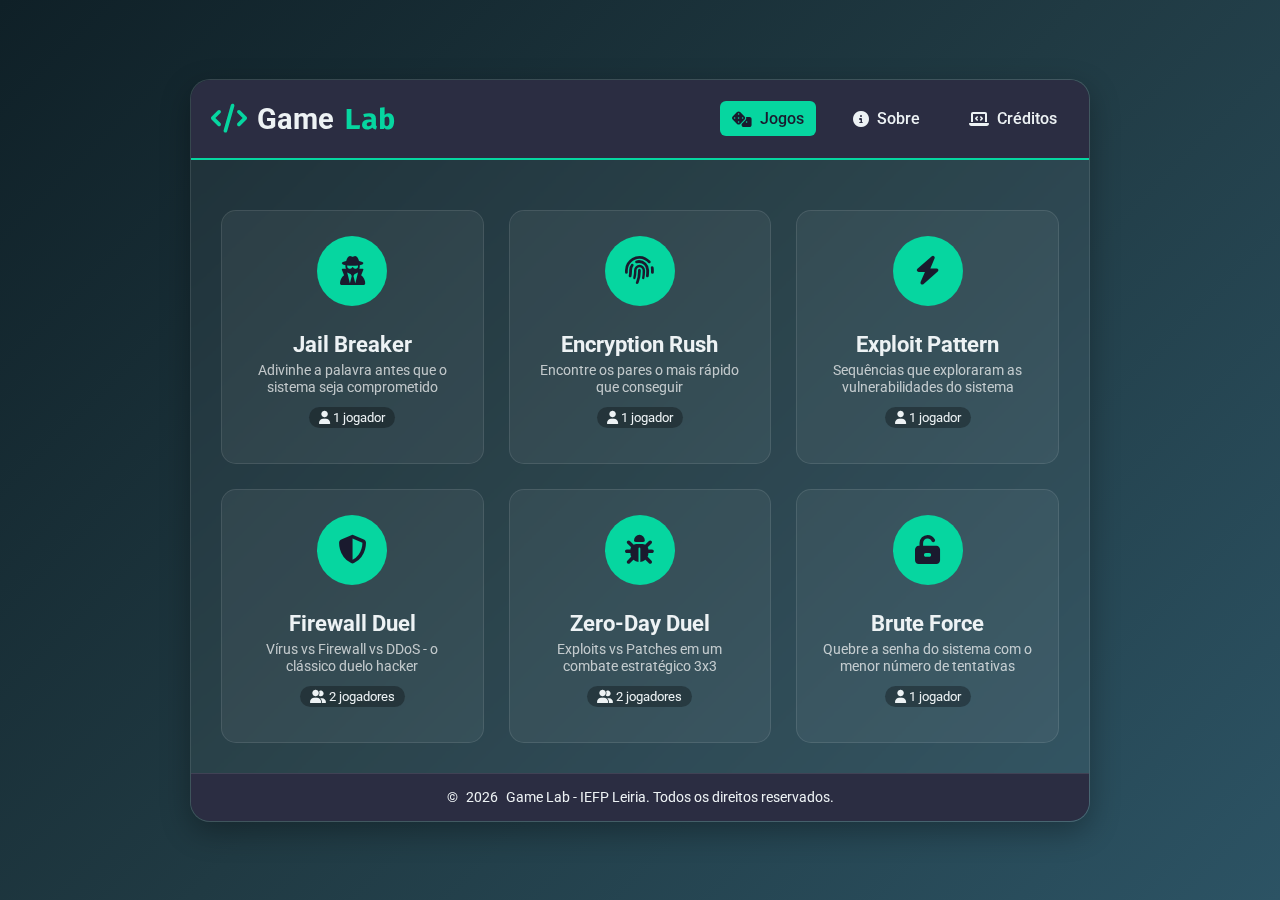
<file: index.html>
<!DOCTYPE html>
<html lang="pt-PT">
<head>
    <meta charset="UTF-8">
    <meta name="viewport" content="width=device-width, initial-scale=1.0">
    <title>Game Lab</title>
    <link rel="icon" type="image/x-icon" href="img/favicon.svg">
    <link rel="stylesheet" href="https://fonts.googleapis.com/css2?family=Fira+Code:wght@400;700&family=Roboto:wght@400;500;700&display=swap">
    <link rel="stylesheet" href="https://cdnjs.cloudflare.com/ajax/libs/font-awesome/6.4.0/css/all.min.css">
    <link rel="stylesheet" href="css/style.css">
</head>
<body>
    <div class="container">
        <nav class="header">
            <div class="logo">
                <h1><i class="fas fa-code"></i> Game <span>Lab</span></h1>
            </div>
            <ul class="nav-links">
                <li><a href="index.html" class="active"><i class="fas fa-dice"></i> Jogos</a></li>
                <li><a href="about.html"><i class="fas fa-info-circle"></i> Sobre</a></li>
                <li><a href="team.html"><i class="fas fa-laptop-code"></i> Créditos</a></li>
            </ul>
        </nav>

        <main class="main-content">
            <div class="games-grid">
                <!-- Jogo da Forca -->
                <a href="jailbreaker.html" class="play-btn">
                    <div class="game-card">
                        <div class="game-icon">
                            <i class="fas fa-user-secret"></i>
                        </div>
                        <h3>Jail Breaker</h3>
                        <div class="game-info">
                            Adivinhe a palavra antes que o sistema seja comprometido
                        </div>
                        <span class="players">
                            <i class="fas fa-user"></i> 1 jogador
                        </span>
                    </div>
                </a>

                <!-- Jogo da Memória -->
                <a href="encryptionrush.html" class="play-btn">
                    <div class="game-card">
                        <div class="game-icon">
                            <i class="fa-solid fa-fingerprint"></i>
                        </div>
                        <h3>Encryption Rush</h3>
                        <div class="game-info">
                            Encontre os pares o mais rápido que conseguir
                        </div>
                        <span class="players">
                            <i class="fas fa-user"></i> 1 jogador
                        </span>
                    </div>
                </a>

                <!-- Sequência de Cores -->
                <a href="exploitpattern.html" class="play-btn">
                    <div class="game-card">
                        <div class="game-icon">
                            <i class="fas fa-bolt"></i>
                        </div>
                        <h3>Exploit Pattern</h3>
                        <div class="game-info">
                            Sequências que exploraram as vulnerabilidades do sistema
                        </div>
                        <span class="players">
                            <i class="fas fa-user"></i> 1 jogador
                        </span>
                    </div>
                </a>

                <!-- Pedra Papel Tesoura -->
                <a href="firewallduel.html" class="play-btn">
                    <div class="game-card">
                        <div class="game-icon">
                            <i class="fas fa-shield-alt"></i>
                        </div>
                        <h3>Firewall Duel</h3>
                        <div class="game-info">
                            Vírus vs Firewall vs DDoS - o clássico duelo hacker
                        </div>
                        <span class="players">
                            <i class="fas fa-user-group"></i> 2 jogadores
                        </span>
                    </div>
                </a>

                <!-- Jogo do Galo -->
                <a href="zerodayduel.html" class="play-btn">
                    <div class="game-card">
                        <div class="game-icon">
                            <i class="fas fa-bug"></i>
                        </div>
                        <h3>Zero-Day Duel</h3>
                        <div class="game-info">
                            Exploits vs Patches em um combate estratégico 3x3
                        </div>
                        <span class="players">
                            <i class="fas fa-user-group"></i> 2 jogadores
                        </span>
                    </div>
                </a>

                <!-- Adivinha O Número -->
                <a href="bruteforce.html" class="play-btn">
                    <div class="game-card">
                        <div class="game-icon">
                            <i class="fas fa-unlock-keyhole"></i>
                        </div>
                        <h3>Brute Force</h3>
                        <div class="game-info">
                            Quebre a senha do sistema com o menor número de tentativas
                        </div>
                        <span class="players">
                            <i class="fas fa-user"></i> 1 jogador
                        </span>
                    </div>
                </a>
            </div>
        </main>

        <footer class="footer">
            <p>&copy; <span id="current-year"></span> Game Lab - IEFP Leiria. Todos os direitos reservados.</p>
        </footer>
    </div>

    <script src="js/footer.js"></script>
</body>
</html>
</file>
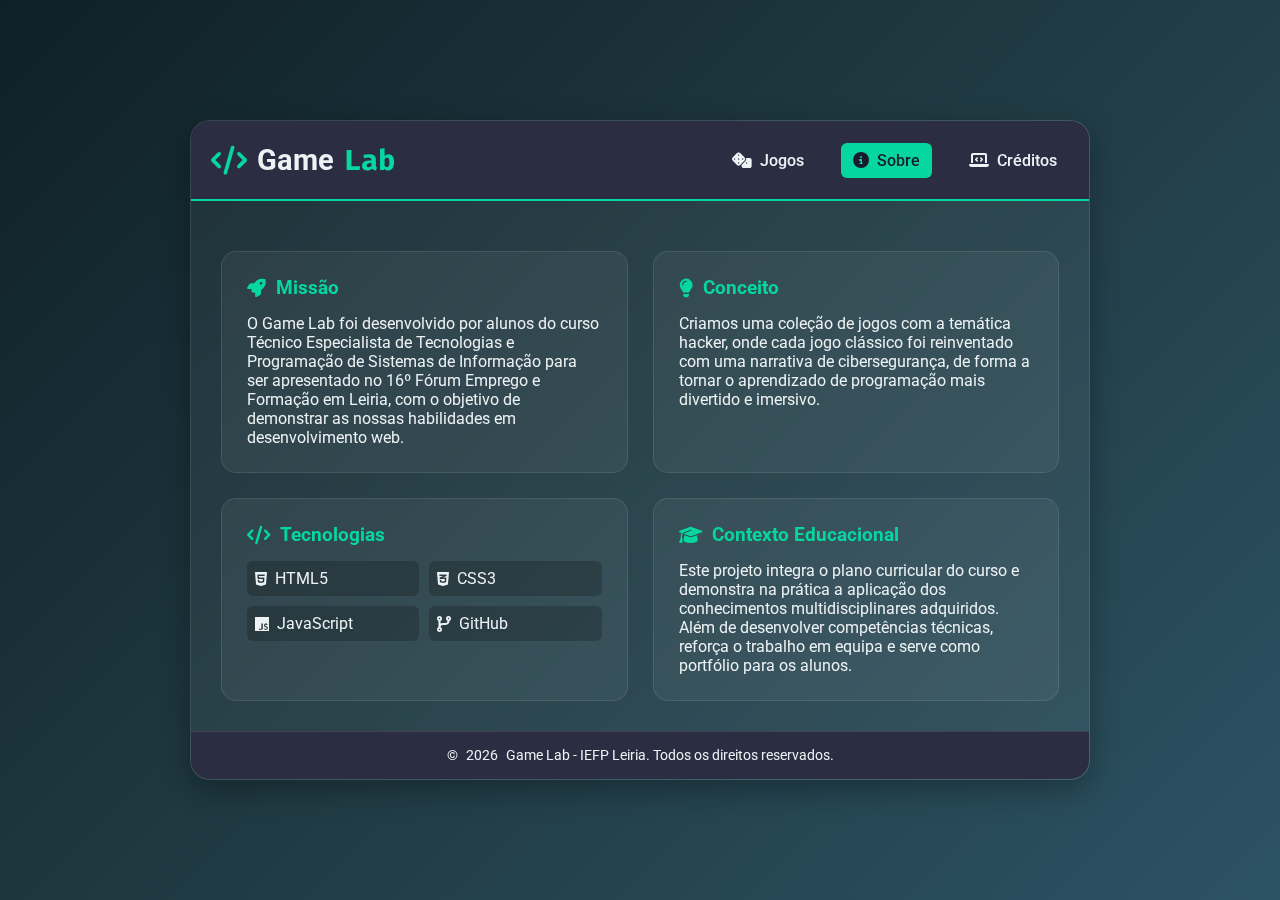
<file: about.html>
<!DOCTYPE html>
<html lang="pt-PT">
<head>
    <meta charset="UTF-8">
    <meta name="viewport" content="width=device-width, initial-scale=1.0">
    <title>Sobre | Game Lab</title>
    <link rel="icon" type="image/x-icon" href="favicon.svg">
    <link rel="stylesheet" href="https://fonts.googleapis.com/css2?family=Fira+Code:wght@400;700&family=Roboto:wght@400;500;700&display=swap">
    <link rel="stylesheet" href="https://cdnjs.cloudflare.com/ajax/libs/font-awesome/6.4.0/css/all.min.css">
    <link rel="stylesheet" href="css/style.css">
</head>
<body>
    <div class="container">
        <nav class="header">
            <div class="logo">
                <h1><i class="fas fa-code"></i> Game <span>Lab</span></h1>
            </div>
            <ul class="nav-links">
                <li><a href="index.html"><i class="fas fa-dice"></i> Jogos</a></li>
                <li><a href="about.html" class="active"><i class="fas fa-info-circle"></i> Sobre</a></li>
                <li><a href="team.html"><i class="fas fa-laptop-code"></i> Créditos</a></li>
            </ul>
        </nav>

        <main class="main-content">
            <div class="about-content">
                <div class="about-card">
                    <h3><i class="fas fa-rocket"></i> Missão</h3>
                    <p>
                        O Game Lab foi desenvolvido por alunos do curso Técnico Especialista de Tecnologias e
                        Programação de Sistemas de Informação para ser apresentado no 16º Fórum Emprego e Formação
                        em Leiria, com o objetivo de demonstrar as nossas habilidades em desenvolvimento web.
                    </p>
                </div>
                
                <div class="about-card">
                    <h3><i class="fas fa-lightbulb"></i> Conceito</h3>
                    <p>
                        Criamos uma coleção de jogos com a temática hacker, onde cada jogo clássico foi reinventado com
                        uma narrativa de cibersegurança, de forma a tornar o aprendizado de programação mais divertido e imersivo.
                    </p>
                </div>
                
                <div class="about-card">
                    <h3><i class="fas fa-code"></i> Tecnologias</h3>
                    <ul class="tech-list">
                        <li><i class="fab fa-html5"></i> HTML5</li>
                        <li><i class="fab fa-css3-alt"></i> CSS3</li>
                        <li><i class="fab fa-js"></i> JavaScript</li>
                        <li><i class="fas fa-code-branch"></i> GitHub</li>
                    </ul>
                </div>
                
                <div class="about-card">
                    <h3><i class="fas fa-graduation-cap"></i> Contexto Educacional</h3>
                    <p>
                        Este projeto integra o plano curricular do curso e demonstra na prática a aplicação dos conhecimentos
                        multidisciplinares adquiridos. Além de desenvolver competências técnicas, reforça o trabalho em equipa
                        e serve como portfólio para os alunos.
                    </p>
                </div>
            </div>
        </main>

        <footer class="footer">
            <p>&copy; <span id="current-year"></span> Game Lab - IEFP Leiria. Todos os direitos reservados.</p>
        </footer>
    </div>

    <script src="js/footer.js"></script>
</body>
</html>
</file>
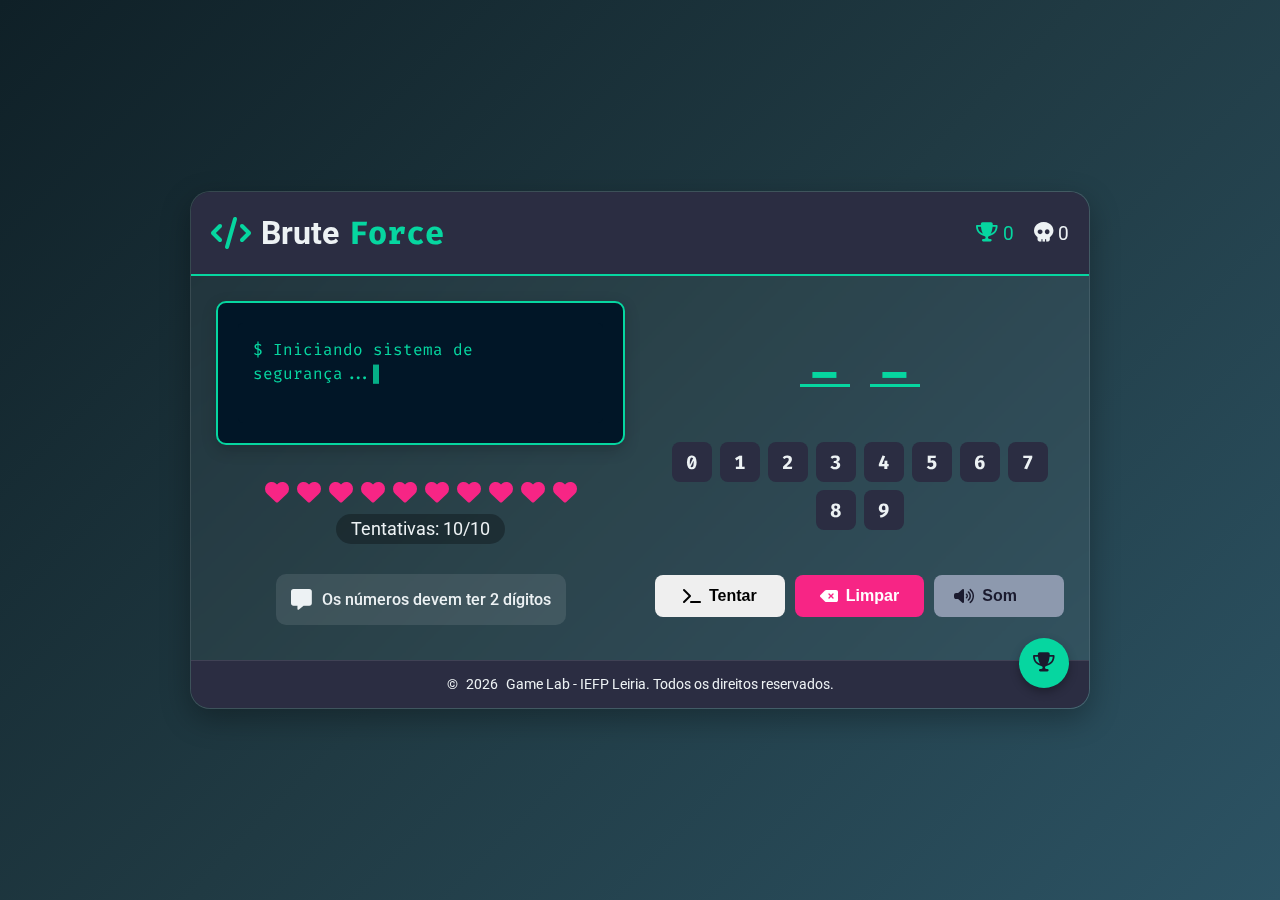
<file: bruteforce.html>
<!DOCTYPE html>
<html lang="pt-PT">
<head>
    <meta charset="UTF-8">
    <meta name="viewport" content="width=device-width, initial-scale=1.0">
    <title>Brute Force | Game Lab</title>
    <link rel="icon" type="image/x-icon" href="favicon.svg">
    <link rel="stylesheet" href="https://fonts.googleapis.com/css2?family=Fira+Code:wght@400;700&family=Roboto:wght@400;500;700&display=swap">
    <link rel="stylesheet" href="https://cdnjs.cloudflare.com/ajax/libs/font-awesome/6.4.0/css/all.min.css">
    <link rel="stylesheet" href="css/style.css">
</head>
<body>
    <div class="container">
        <header class="header">
            <h1><i class="fas fa-code"></i> Brute<span>Force</span></h1>
            <div class="score">
                <div class="wins"><i class="fas fa-trophy"></i> <span id="wins">0</span></div>
                <div class="losses"><i class="fas fa-skull"></i> <span id="losses">0</span></div>
            </div>
        </header>

        <main class="game-area">
            <section class="terminal-section">
                <div class="terminal-container">
                    <pre id="terminal-display">$ Iniciando sistema de segurança...</pre>
                </div>
                <div class="lives">
                    <div class="hearts" id="hearts"></div>
                    <span class="attempts">Tentativas: <span id="remaining-attempts">10</span>/10</span>
                </div>
                <div class="message-box" id="message">
                    <i class="fas fa-comment-alt"></i>
                    <span class="message-text">Os números devem ter 2 dígitos</span>
                </div>
            </section>

            <section class="game-section">
                <div class="guess-display" id="guess-display">
                    <span>_</span><span>_</span>
                </div>
                
                <div class="keyboard">
                    <!-- Teclado numérico será gerado por JavaScript -->
                </div>
                
                <div class="actions">
                  <button id="try-btn" class="btn try-btn">
                      <i class="fas fa-terminal"></i> Tentar
                  </button>
                  <button id="clear-btn" class="btn clear-btn">
                      <i class="fas fa-backspace"></i> Limpar
                  </button>
                  <button id="sound-btn" class="btn sound-btn">
                      <i class="fas fa-volume-up"></i> Som
                  </button>
                  <button id="restart-btn" class="btn restart-btn hidden">
                      <i class="fas fa-sync-alt"></i> Jogar Novamente
                  </button>
              </div>
            </section>
        </main>

        <div class="ranking-container hidden" id="ranking">
            <h3><i class="fas fa-crown"></i> Ranking</h3>
            <ol id="ranking-list"></ol>
            <button id="close-ranking" class="btn">Fechar</button>
        </div>
        <div class="overlay hidden" id="overlay"></div>
        
        <button id="show-ranking" class="btn ranking-btn">
            <i class="fas fa-trophy"></i> 
        </button>

        <footer class="footer">
            <p>&copy; <span id="current-year"></span> Game Lab - IEFP Leiria. Todos os direitos reservados.</p>
        </footer>
    </div>

    <script>
        document.getElementById('current-year').textContent = new Date().getFullYear();
    </script>

    <script src="js/bruteforce.js"></script>
</body>
</html>
</file>
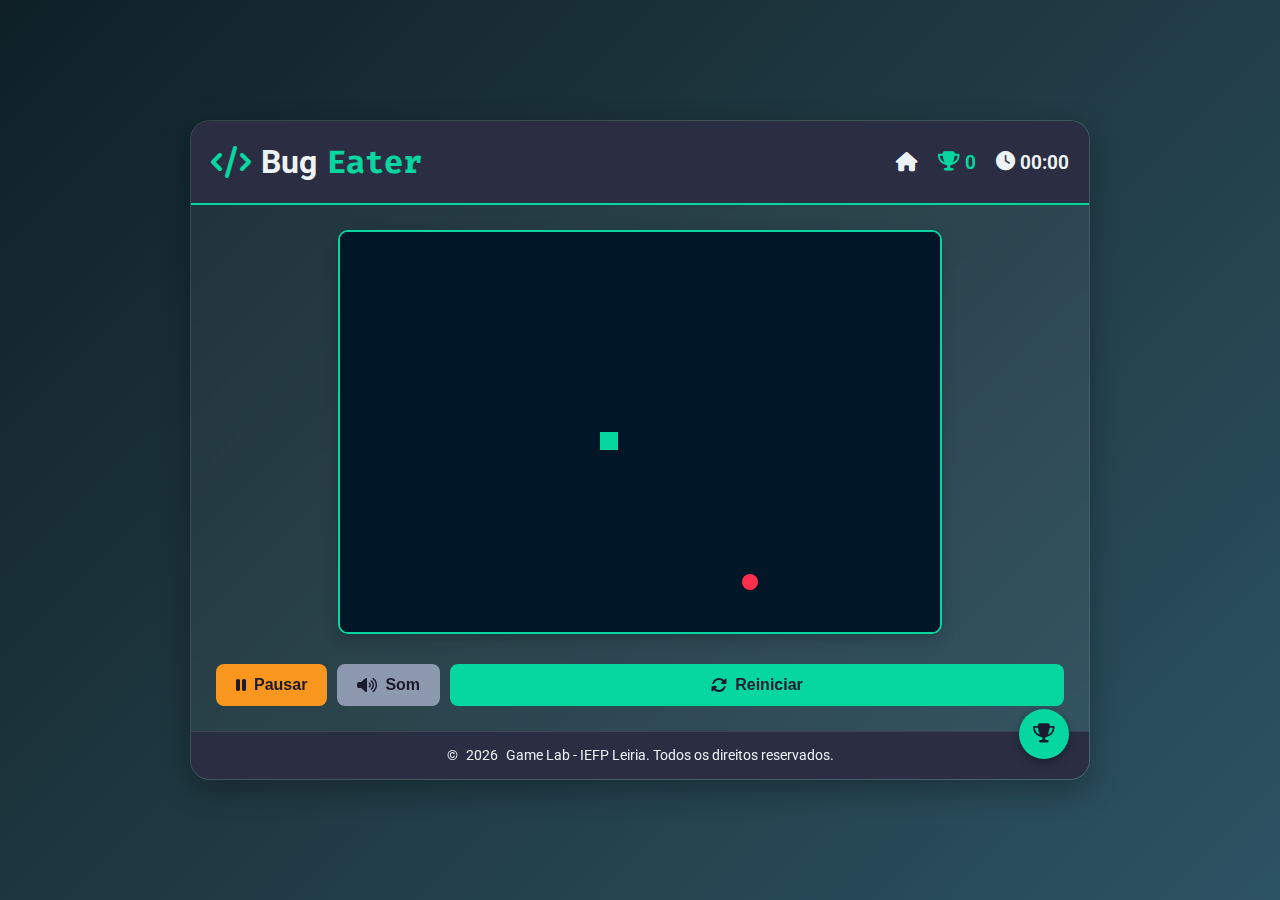
<file: bugeater.html>
<!DOCTYPE html>
<html lang="pt-BR">
<head>
    <meta charset="UTF-8">
    <meta name="viewport" content="width=device-width, initial-scale=1.0">
    <title>Bug Eater</title>
    <link rel="icon" type="image/x-icon" href="img/favicon.svg">
    <link rel="stylesheet" href="https://fonts.googleapis.com/css2?family=Fira+Code:wght@400;700&family=Roboto:wght@400;500;700&display=swap">
    <link rel="stylesheet" href="https://cdnjs.cloudflare.com/ajax/libs/font-awesome/6.4.0/css/all.min.css">
    <link rel="stylesheet" href="css/style.css">
    <link rel="stylesheet" href="css/style-bugeater.css">
</head>
<body>
    <div class="container">
        <header class="header">
            <h1><i class="fas fa-code"></i> Bug<span>Eater</span></h1>
            <div class="score">
                <div class="home-link"><a href="index.html"><i class="fas fa-home"></i></a></div>
                <div class="wins"><i class="fas fa-trophy"></i> <span id="score">0</span></div>
                <div class="losses"><i class="fas fa-clock"></i> <span id="game-time">00:00</span></div>
            </div>
        </header>

        <main class="game-area">
            <canvas id="game-canvas" width="600" height="400"></canvas>
            
            <div class="mobile-gamepad">
                <div class="d-pad">
                    <button id="up-btn" class="control-btn"><i class="fas fa-arrow-up"></i></button>
                    <div class="horizontal">
                        <button id="left-btn" class="control-btn"><i class="fas fa-arrow-left"></i></button>
                        <button id="right-btn" class="control-btn"><i class="fas fa-arrow-right"></i></button>
                    </div>
                    <button id="down-btn" class="control-btn"><i class="fas fa-arrow-down"></i></button>
                </div>
            </div>
            
            <div class="actions">
                <button id="pause-btn" class="btn hint-btn">
                    <i class="fas fa-pause"></i> Pausar
                </button>
                <button id="sound-btn" class="btn sound-btn">
                    <i class="fas fa-volume-up"></i> Som
                </button>
                <button id="restart-btn" class="btn restart-btn">
                    <i class="fas fa-sync-alt"></i> Reiniciar
                </button>
            </div>
        </main>

        <div class="game-over hidden" id="game-over">
            <h2>Game Over!</h2>
            <div class="game-over-content">
                <p>Pontuação: <span id="final-score">0</span></p>
                <p>Tempo: <span id="final-time">00:00</span></p>
                <div class="game-over-actions">
                    <button id="play-again" class="btn restart-btn">Jogar Novamente</button>
                </div>
            </div>
        </div>
        <div class="ranking-container hidden" id="ranking">
            <h3><i class="fas fa-crown"></i> Ranking</h3>
            <div class="ranking-list" id="ranking-list"></div>
            <button id="close-ranking" class="btn">Fechar</button>
        </div>
        <div class="overlay hidden" id="overlay"></div>

        <button id="show-ranking" class="btn-ranking">
            <i class="fas fa-trophy"></i> 
        </button>

        <footer class="footer">
            <p>&copy; <span id="current-year"></span> Game Lab - IEFP Leiria. Todos os direitos reservados.</p>
        </footer>
    </div>

    <script src="js/footer.js"></script>
    <script src="js/bugeater.js"></script>
</body>
</html>
</file>
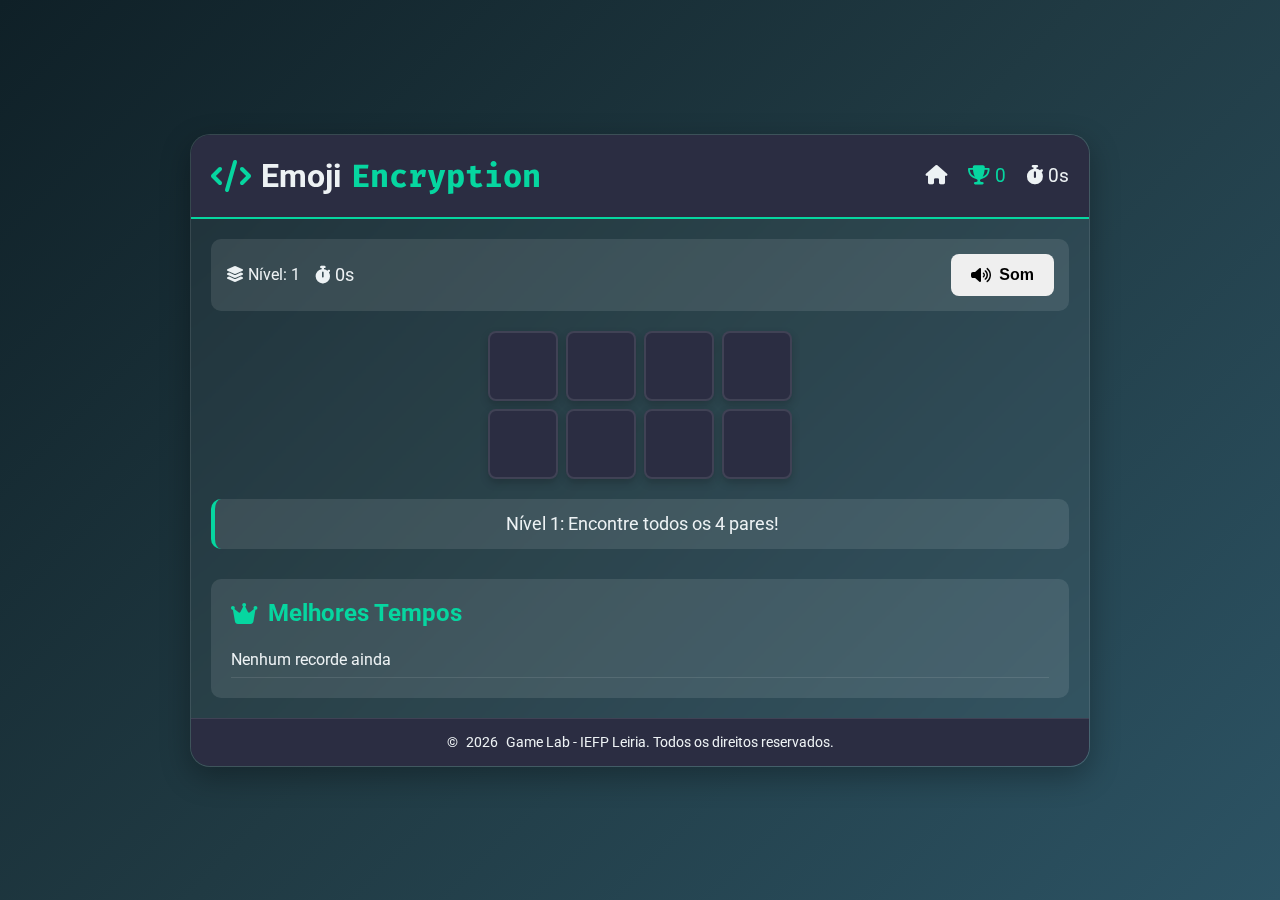
<file: encryptionrush.html>
<!DOCTYPE html>
<html lang="pt-BR">
<head>
  <meta charset="UTF-8">
  <meta name="viewport" content="width=device-width, initial-scale=1.0">
  <title>Emoji Encryption | Game Lab</title>
  <link rel="icon" type="image/x-icon" href="favicon.svg">
  <link rel="stylesheet" href="https://fonts.googleapis.com/css2?family=Fira+Code:wght@400;700&family=Roboto:wght@400;500;700&display=swap">
  <link rel="stylesheet" href="https://cdnjs.cloudflare.com/ajax/libs/font-awesome/6.4.0/css/all.min.css">
  <link rel="stylesheet" href="css/style.css">
</head>
<body>
  <div class="container">
    <header class="header">
      <h1><i class="fas fa-code"></i> Emoji <span>Encryption</span></h1>
      <div class="score">
        <div class="home-link"><a href="index.html"><i class="fas fa-home"></i></a></div>
        <div class="wins"><i class="fas fa-trophy"></i> <span id="wins">0</span></div>
        <div class="losses"><i class="fas fa-stopwatch"></i> <span id="timer-display">0s</span></div>
      </div>
    </header>

    <div class="game-container">
      <div class="controls">
        <div class="level-info">
          <span><i class="fas fa-layer-group"></i> Nível: <span id="level">1</span></span>
          <span class="timer"><i class="fas fa-stopwatch"></i> <span id="timer">0s</span></span>
        </div>
        <button onclick="toggleSound()" class="btn" id="sound-btn">
          <i class="fas fa-volume-up"></i> Som
        </button>
      </div>

      <div id="game-board"></div>
      <div id="status" class="status-info">Encontre todos os pares para avançar de nível!</div>

      <div class="rankings">
        <h2><i class="fas fa-crown"></i> Melhores Tempos</h2>
        <ul id="ranking-list"></ul>
      </div>
    </div>

    <footer class="footer">
      <p>&copy; <span id="current-year"></span> Game Lab - IEFP Leiria. Todos os direitos reservados.</p>
    </footer>
  </div>

  <audio id="sound-correct" src="https://assets.mixkit.co/sfx/preview/mixkit-correct-answer-tone-2870.mp3" preload="auto"></audio>
  <audio id="sound-wrong" src="https://assets.mixkit.co/sfx/preview/mixkit-wrong-answer-fail-notification-946.mp3" preload="auto"></audio>
  <audio id="sound-win" src="https://assets.mixkit.co/sfx/preview/mixkit-winning-chimes-2015.mp3" preload="auto"></audio>

  <script src="js/footer.js"></script>
  <script src="js/encryptionrush.js"></script>
</body>
</html>
</file>
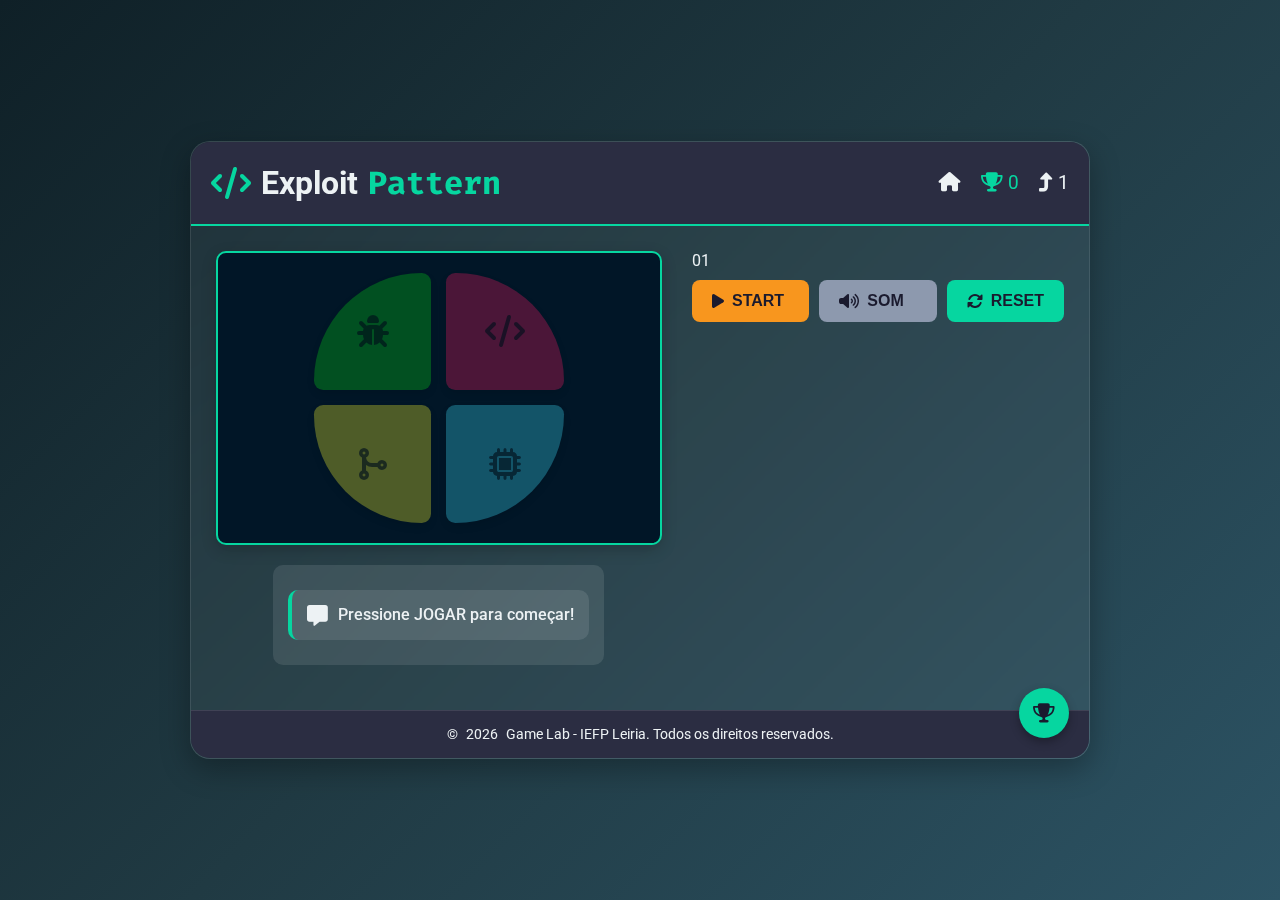
<file: exploitpattern.html>
<!DOCTYPE html>
<html lang="pt-BR">
<head>
    <meta charset="UTF-8">
    <meta name="viewport" content="width=device-width, initial-scale=1.0">
    <title>Exploit Pattern | Game Lab</title>
    <link rel="icon" type="image/x-icon" href="favicon.svg">
    <link rel="stylesheet" href="https://fonts.googleapis.com/css2?family=Fira+Code:wght@400;700&family=Roboto:wght@400;500;700&display=swap">
    <link rel="stylesheet" href="https://cdnjs.cloudflare.com/ajax/libs/font-awesome/6.4.0/css/all.min.css">
    <link rel="stylesheet" href="css/style.css">
</head>
<body>
    <div class="container">
        <header class="header">
            <h1><i class="fas fa-code"></i> Exploit<span>Pattern</span></h1>
            <div class="score">
                <div class="home-link"><a href="index.html"><i class="fas fa-home"></i></a></div>
                <div class="wins"><i class="fas fa-trophy"></i> <span id="score">0</span></div>
                <div class="losses"><i class="fas fa-level-up-alt"></i> <span id="level">1</span></div>
            </div>
        </header>

        <main class="game-area">
            <section class="simon-section">
                <div class="simon-container">
                    <div class="simon-board">
                         <div class="simon-btn green" data-color="green">
                            <i class="fas fa-bug"></i>
                        </div>
                        <div class="simon-btn red" data-color="red">
                            <i class="fas fa-code"></i>
                        </div>
                        <div class="simon-btn yellow" data-color="yellow">
                            <i class="fas fa-code-merge"></i>
                        </div>
                        <div class="simon-btn blue" data-color="blue">
                            <i class="fas fa-microchip"></i>
                        </div>
                    </div>
                </div>
                <div class="controls">
                    <div class="message-box info" id="message">
                        <i class="fas fa-comment-alt"></i>
                        <span class="message-text">Pressione START para começar!</span>
                    </div>
                </div>
            </section>

            <section class="controls-section">
                <div class="display" id="display">--</div>
                
                <div class="actions">
                    <button id="start-btn" class="btn hint-btn">
                        <i class="fas fa-play"></i> START
                    </button>
                    <button id="sound-btn" class="btn sound-btn">
                        <i class="fas fa-volume-up"></i> SOM
                    </button>
                    <button id="restart-btn" class="btn restart-btn">
                        <i class="fas fa-sync-alt"></i> RESET
                    </button>
                </div>
            </section>
        </main>

        <div class="ranking-container hidden" id="ranking">
            <h3><i class="fas fa-crown"></i> Ranking</h3>
            <ol id="ranking-list"></ol>
            <button id="close-ranking" class="btn">Fechar</button>
        </div>
        <div class="overlay hidden" id="overlay"></div>
        
        <button id="show-ranking" class="btn ranking-btn">
            <i class="fas fa-trophy"></i> 
        </button>

        <footer class="footer">
            <p>&copy; <span id="current-year"></span> Game Lab - IEFP Leiria. Todos os direitos reservados.</p>
        </footer>
    </div>

    <script src="js/footer.js"></script>
    <script src="js/exploitpattern.js"></script>
</body>
</html>
</file>
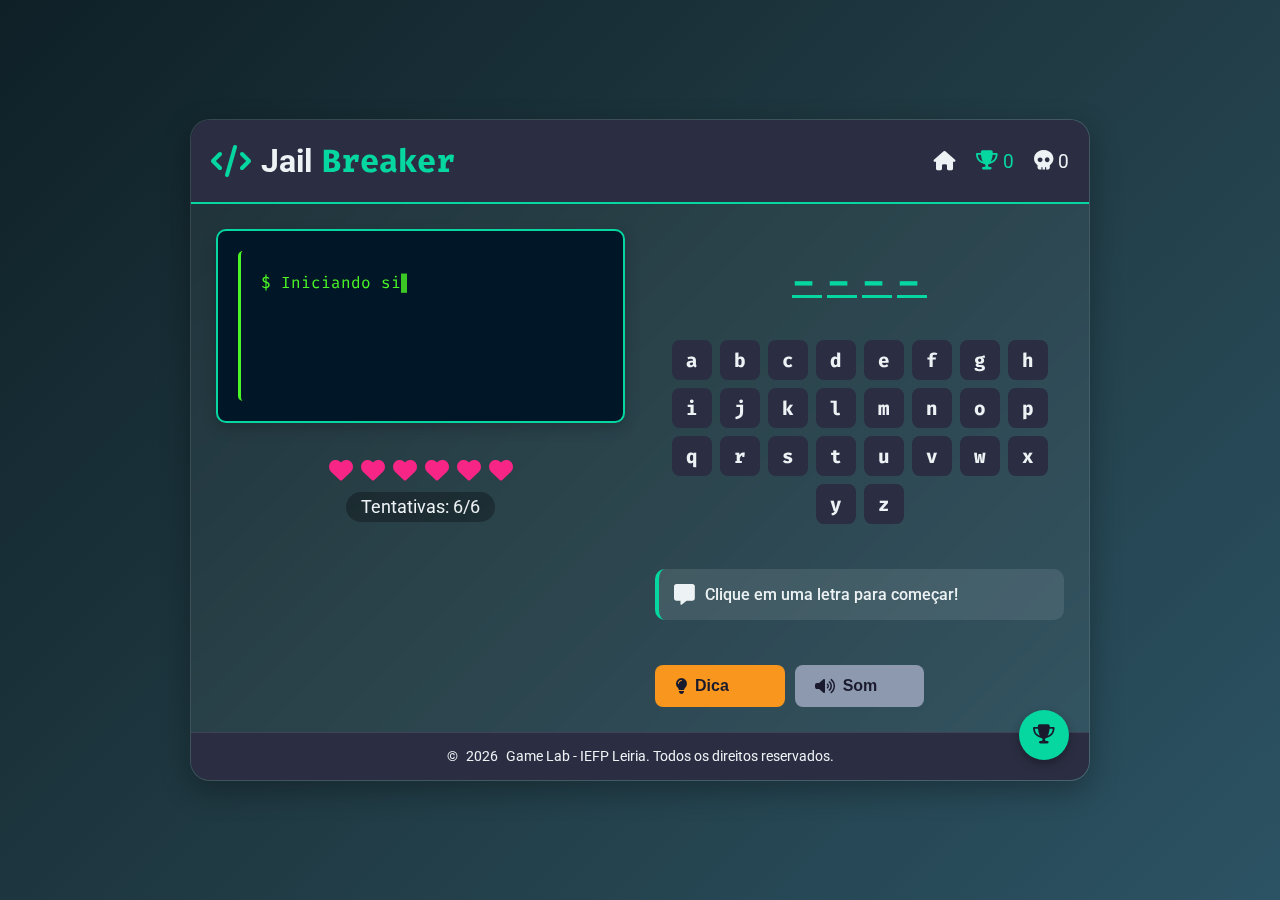
<file: jailbreaker.html>
<!DOCTYPE html>
<html lang="pt-PT">
<head>
    <meta charset="UTF-8">
    <meta name="viewport" content="width=device-width, initial-scale=1.0">
    <title>JailBreaker | Game Lab</title>
    <link rel="icon" type="image/x-icon" href="img/favicon.svg">

    <link rel="stylesheet" href="https://fonts.googleapis.com/css2?family=Fira+Code:wght@400;700&family=Roboto:wght@400;500;700&display=swap">
    <link rel="stylesheet" href="https://cdnjs.cloudflare.com/ajax/libs/font-awesome/6.4.0/css/all.min.css">
    <link rel="stylesheet" href="css/style.css">
</head>
<body>
    <div class="container">
        <header class="header">
            <h1><i class="fas fa-code"></i> Jail<span>Breaker</span></h1>
            <div class="score">
                <div class="home-link"><a href="index.html"><i class="fas fa-home"></i></a></div>
                <div class="wins"><i class="fas fa-trophy"></i> <span id="wins">0</span></div>
                <div class="losses"><i class="fas fa-skull"></i> <span id="losses">0</span></div>
            </div>
        </header>

        <main class="game-area">
            <section class="forca-section">
                <div class="forca-container">
                    <pre id="forca-display"></pre>
                </div>
                <div class="lives">
                    <div class="hearts" id="hearts"></div>
                    <span class="attempts">Tentativas: <span id="remaining-attempts">6</span>/6</span>
                </div>
                
                <p class="hint-text" id="current-hint"></p>
            </section>

            <section class="game-section">
                <div class="word-display" id="word-display"></div>
                
                <div class="keyboard">
    
                </div>
                
                <div class="message-box" id="message">
                    <i class="fas fa-comment-alt"></i>
                    <span class="message-text">Clique em uma letra para começar!</span>
                </div>
                
                <div class="actions">
                    <button id="hint-btn" class="btn hint-btn">
                        <i class="fas fa-lightbulb"></i> Dica
                    </button>
                    <button id="sound-btn" class="btn sound-btn">
                        <i class="fas fa-volume-up"></i> Som
                    </button>
                    <button id="restart-btn" class="btn restart-btn hidden">
                        <i class="fas fa-sync-alt"></i> Reiniciar
                    </button>
                </div>
            </section>
        </main>

        <div class="ranking-container hidden" id="ranking">
            <h3><i class="fas fa-crown"></i> Ranking</h3>
            <ol id="ranking-list"></ol>
            <button id="close-ranking" class="btn">Fechar</button>
        </div>
        <div class="overlay hidden" id="overlay"></div>
        
        <button id="show-ranking" class="btn ranking-btn">
            <i class="fas fa-trophy"></i> 
        </button>

        <footer class="footer">
            <p>&copy; <span id="current-year"></span> Game Lab - IEFP Leiria. Todos os direitos reservados.</p>
        </footer>
    </div>

    <script src="js/footer.js"></script>
    <script src="js/jailbreaker.js"></script>
</body>
</html>
</file>
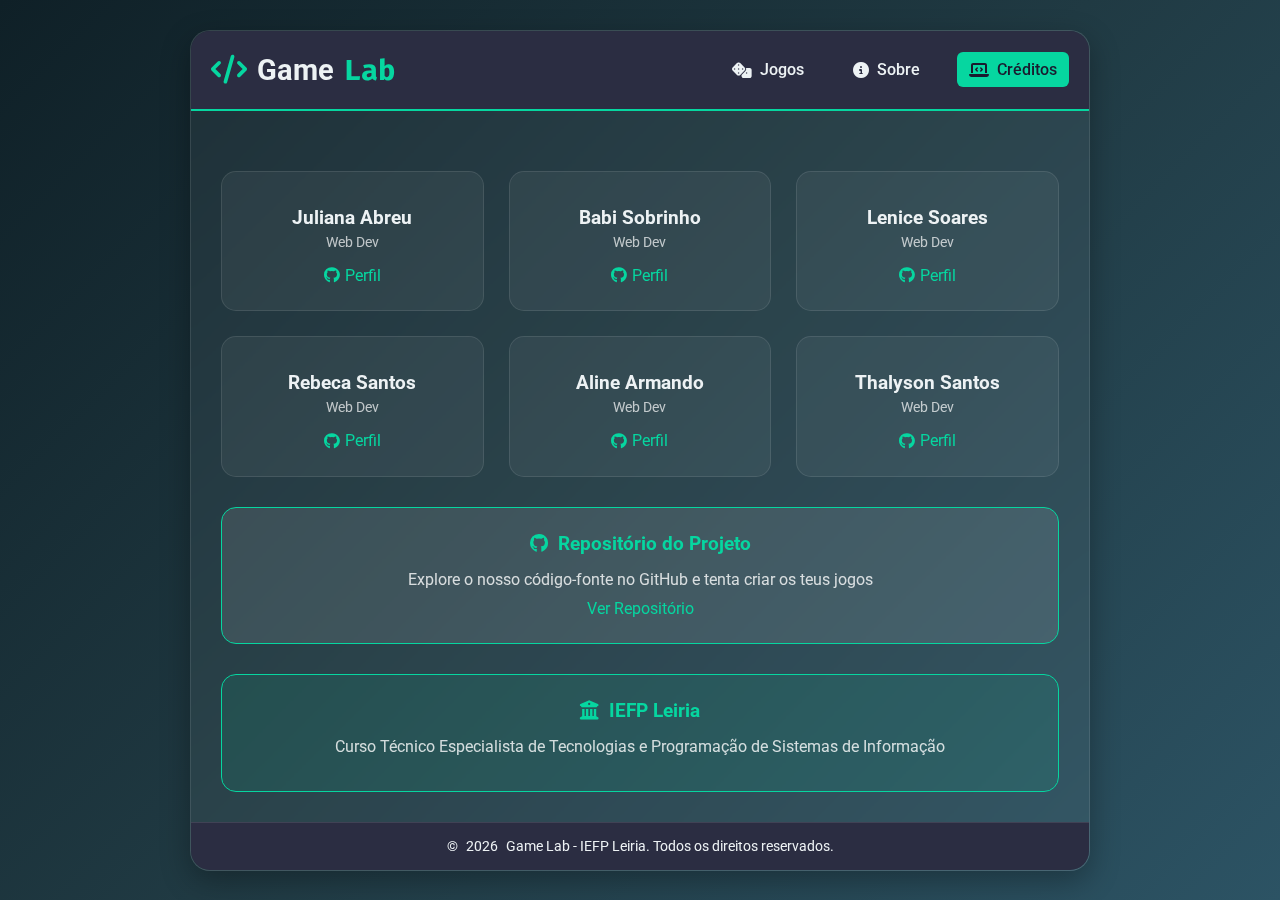
<file: team.html>
<!DOCTYPE html>
<html lang="pt-PT">
<head>
    <meta charset="UTF-8">
    <meta name="viewport" content="width=device-width, initial-scale=1.0">
    <title>Créditos | Game Lab</title>
    <link rel="icon" type="image/x-icon" href="img/favicon.svg">
    <link rel="stylesheet" href="https://fonts.googleapis.com/css2?family=Fira+Code:wght@400;700&family=Roboto:wght@400;500;700&display=swap">
    <link rel="stylesheet" href="https://cdnjs.cloudflare.com/ajax/libs/font-awesome/6.4.0/css/all.min.css">
    <link rel="stylesheet" href="css/style.css">
</head>
<body>
    <div class="container">
        <nav class="header">
            <div class="logo">
                <h1><i class="fas fa-code"></i> Game <span>Lab</span></h1>
            </div>
            <ul class="nav-links">
                <li><a href="index.html"><i class="fas fa-dice"></i> Jogos</a></li>
                <li><a href="about.html"><i class="fas fa-info-circle"></i> Sobre</a></li>
                <li><a href="team.html" class="active"><i class="fas fa-laptop-code"></i> Créditos</a></li>
            </ul>
        </nav>

        <main class="main-content">
            <div class="team-grid">
                <div class="member-card">
                    <h3>Juliana Abreu</h3>
                    <p>Web Dev</p>
                    <a href="https://github.com/JulyDuds" target="_blank"><i class="fab fa-github"></i> Perfil</a>
                </div>
                <div class="member-card">
                    <h3>Babi Sobrinho</h3>
                    <p>Web Dev</p>
                    <a href="https://github.com/babisobrinho" target="_blank"><i class="fab fa-github"></i> Perfil</a>
                </div>
                <div class="member-card">
                    <h3>Lenice Soares</h3>
                    <p>Web Dev</p>
                    <a href="https://github.com/lenicesoaares" target="_blank"><i class="fab fa-github"></i> Perfil</a>
                </div>
                <div class="member-card">
                    <h3>Rebeca Santos</h3>
                    <p>Web Dev</p>
                    <a href="https://github.com/RebecaSantosb" target="_blank"><i class="fab fa-github"></i> Perfil</a>
                </div>
                <div class="member-card">
                    <h3>Aline Armando</h3>
                    <p>Web Dev</p>
                    <a href="https://github.com/kiamy6" target="_blank"><i class="fab fa-github"></i> Perfil</a>
                </div>
                <div class="member-card">
                    <h3>Thalyson Santos</h3>
                    <p>Web Dev</p>
                    <a href="https://github.com/taysoic" target="_blank"><i class="fab fa-github"></i> Perfil</a>
                </div>
            </div>
            <div class="repository-card">
                <h3><i class="fab fa-github"></i> Repositório do Projeto</h3>
                <p>Explore o nosso código-fonte no GitHub e tenta criar os teus jogos</p>
                <a href="https://github.com/babisobrinho/gamelab" target="_blank">Ver Repositório</a>
            </div>
            <div class="institution-card">
                <h3><i class="fas fa-university"></i> IEFP Leiria</h3>
                <p>Curso Técnico Especialista de Tecnologias e Programação de Sistemas de Informação</p>
            </div>
        </main>

        <footer class="footer">
            <p>&copy; <span id="current-year"></span> Game Lab - IEFP Leiria. Todos os direitos reservados.</p>
        </footer>
    </div>

    <script src="js/footer.js"></script>
</body>
</html>
</file>
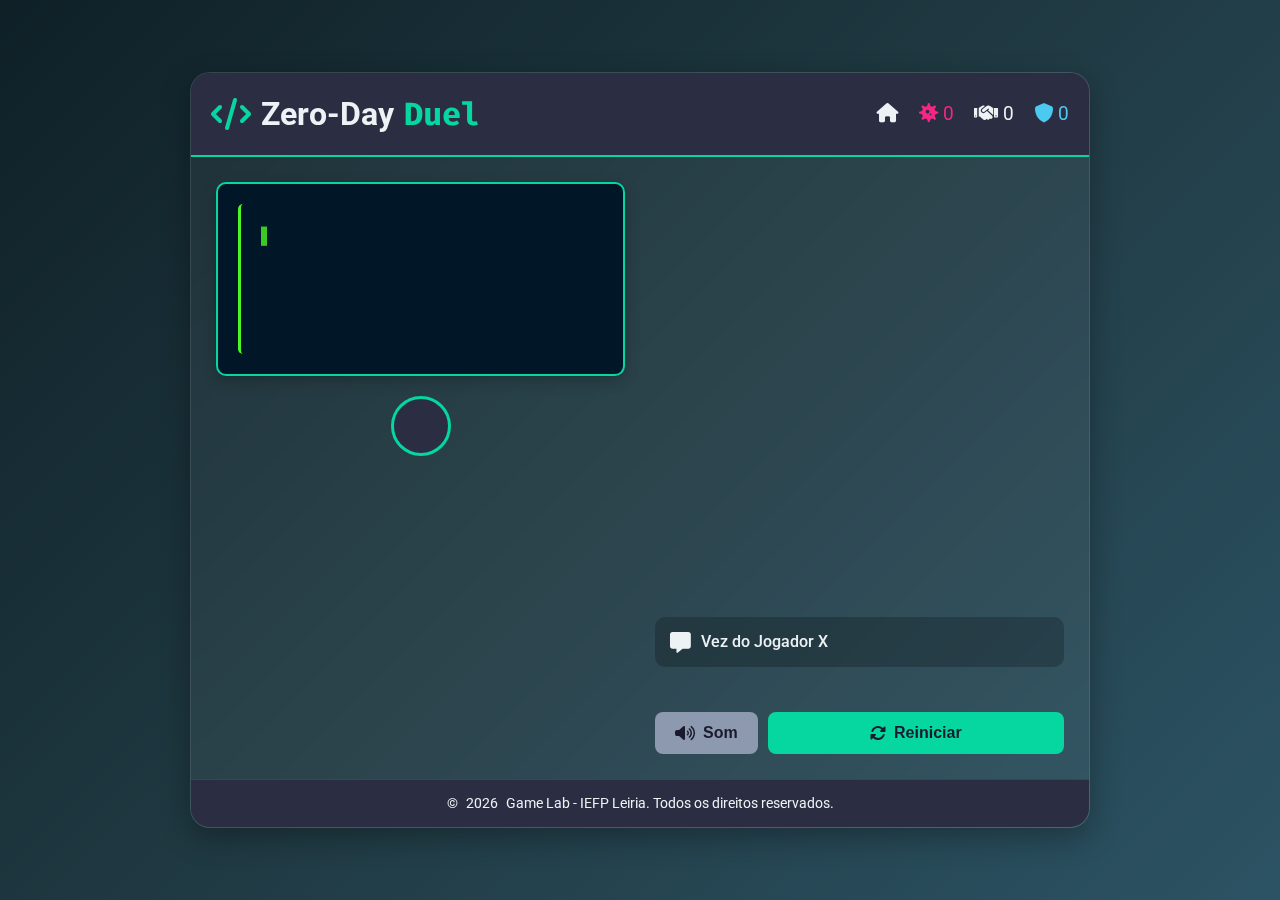
<file: zerodayduel.html>
<!DOCTYPE html>
<html lang="pt-BR">
<head>
    <meta charset="UTF-8">
    <meta name="viewport" content="width=device-width, initial-scale=1.0">
    <title>Zero-Day Duel | GameLab</title>
    <link rel="icon" type="image/x-icon" href="img/favicon.svg">
    <!-- Importação de fontes e ícones -->
    <link rel="stylesheet" href="https://fonts.googleapis.com/css2?family=Fira+Code:wght@400;700&family=Roboto:wght@400;500;700&display=swap">
    <link rel="stylesheet" href="https://cdnjs.cloudflare.com/ajax/libs/font-awesome/6.4.0/css/all.min.css">
    <!-- Folhas de estilo -->
    <link rel="stylesheet" href="css/style.css">
    <link rel="stylesheet" href="css/style-zerodayduel.css">
</head>
<body>
    <div class="container">
        <!-- Cabeçalho do jogo -->
        <header class="header">
            <h1><i class="fas fa-code"></i> Zero-Day <span>Duel</span></h1>
            <div class="score">
                <div class="home-link"><a href="index.html"><i class="fas fa-home"></i></a></div>
                <div class="wins"><i class="fas fa-virus"></i> <span id="playerX-score">0</span></div>
                <div class="draws"><i class="fas fa-handshake"></i> <span id="draws">0</span></div>
                <div class="losses"><i class="fas fa-shield"></i> <span id="playerO-score">0</span></div>
            </div>
        </header>

        <!-- Área principal do jogo -->
        <main class="game-area">
            <section class="status-section">
                <div class="status-container">
                    <pre id="status-display"></pre>
                </div>
                <div class="player-turn">
                    <div class="player-indicator" id="player-indicator"></div>
                </div>
            </section>

            <section class="game-section">
                <div class="board" id="board">
                    <!-- Células serão criadas dinamicamente pelo JavaScript -->
                </div>
                
                <!-- Caixa de mensagens -->
                <div class="message-box" id="message">
                    <i class="fas fa-comment-alt"></i>
                    <span class="message-text">Vez do Jogador X</span>
                </div>
                
                <!-- Botões de ação -->
                <div class="actions">
                    <button id="sound-btn" class="btn sound-btn">
                        <i class="fas fa-volume-up"></i> Som
                    </button>
                    <button id="restart-btn" class="btn restart-btn">
                        <i class="fas fa-sync-alt"></i> Reiniciar
                    </button>
                </div>
            </section>
        </main>

        <!-- Ranking (inicialmente oculto) -->
        <div class="ranking-container hidden" id="ranking">
            <h3><i class="fas fa-crown"></i> Ranking</h3>
            <ol id="ranking-list"></ol>
            <button id="close-ranking" class="btn">Fechar</button>
        </div>
        <div class="overlay hidden" id="overlay"></div>


        <!-- Rodapé -->
        <footer class="footer">
            <p>&copy; <span id="current-year"></span> Game Lab - IEFP Leiria. Todos os direitos reservados.</p>
        </footer>
    </div>

    <!-- Scripts JavaScript -->
    <script src="js/footer.js"></script>
    <script src="js/zerodayduel.js"></script>
</body>
</html>
</file>
<file: css/style.css>
:root {
    --primary: #2b2d42;
    --secondary: #8d99ae;
    --accent: #ef233c;
    --highlight: #06d6a0;
    --light: #edf2f4;
    --dark: #1a1a2e;
    --success: #4cc9f0;
    --danger: #f72585;
    --warning: #f8961e;
    --code-bg: #011627;
    --simon-green: #06d614;
    --simon-red: #f81960;
    --simon-yellow: #ffff2d;
    --simon-blue: #3ee2ff;
}

* {
    margin: 0;
    padding: 0;
    box-sizing: border-box;
}

body {
    font-family: 'Roboto', sans-serif;
    background: linear-gradient(135deg, #0f2027, #203a43, #2c5364);
    color: var(--light);
    min-height: 100vh;
    display: flex;
    justify-content: center;
    align-items: center;
    padding: 20px;
}

.container {
    background: rgba(255, 255, 255, 0.05);
    backdrop-filter: blur(10px);
    border-radius: 20px;
    box-shadow: 0 10px 30px rgba(0, 0, 0, 0.3);
    width: 100%;
    max-width: 900px;
    overflow: hidden;
    border: 1px solid rgba(255, 255, 255, 0.1);
    position: relative;
}

.game-container {
  padding: 20px;
}

.header {
    background: var(--primary);
    padding: 20px;
    display: flex;
    justify-content: space-between;
    align-items: center;
    border-bottom: 2px solid var(--highlight);
}

.header h1 {
    font-size: 2rem;
    font-weight: 700;
    display: flex;
    align-items: center;
    gap: 10px;
}

.header h1 span {
    color: var(--highlight);
    font-family: 'Fira Code', monospace;
}

.header h1 i {
    color: var(--highlight);
}

.games-grid {
    display: grid;
    grid-template-columns: repeat(3, 1fr);
    grid-template-rows: repeat(2, 1fr);
    gap: 25px;
    margin-top: 20px;
}

.game-card {
    background: rgba(255, 255, 255, 0.05);
    border-radius: 15px;
    padding: 25px;
    transition: all 0.3s;
    border: 1px solid rgba(255, 255, 255, 0.1);
    display: flex;
    flex-direction: column;
    align-items: center;
    text-align: center;
}

.game-card:hover {
    transform: translateY(-5px);
    box-shadow: 0 10px 20px rgba(0, 0, 0, 0.2);
    border-color: var(--highlight);
}

.game-icon {
    width: 70px;
    height: 70px;
    background: var(--highlight);
    border-radius: 50%;
    display: flex;
    align-items: center;
    justify-content: center;
    margin-bottom: 15px;
    color: var(--dark);
    font-size: 1.8rem;
}

.game-card h3 {
    margin: 10px 0 0 0;
    color: var(--light);
    font-size: 1.4rem;
}

.game-info {
    margin: 5px 0;
    font-size: 0.9rem;
    color: rgba(255, 255, 255, 0.7);
    min-height: 40px;
}

.players {
    display: inline-block;
    background: rgba(0, 0, 0, 0.3);
    padding: 3px 10px;
    border-radius: 15px;
    font-size: 0.8rem;
    margin: 0 0 10px 0;
    color: var(--light);
}

.play-btn {
    text-decoration: none;
}

.game-header {
    background: var(--primary);
    padding: 20px;
    display: flex;
    justify-content: space-between;
    align-items: center;
    border-bottom: 2px solid var(--highlight);
}

.game-header h1 {
    font-size: 2rem;
    font-weight: 700;
    display: flex;
    align-items: center;
    gap: 10px;
}

.game-header h1 span {
    color: var(--highlight);
    font-family: 'Fira Code', monospace;
}

.score {
    display: flex;
    gap: 20px;
}

.wins, .losses {
    display: flex;
    align-items: center;
    gap: 5px;
    font-size: 1.2rem;
}

.wins {
    color: var(--highlight);
}

.losses {
    color: var(--light);
}

.game-area {
    display: flex;
    flex-direction: column;
    padding: 25px;
}

@media (min-width: 900px) {
    .game-area {
        flex-direction: row;
        gap: 30px;
    }
}

/* About Page Styles */
.about-content {
    display: grid;
    grid-template-columns: repeat(auto-fit, minmax(300px, 1fr));
    gap: 25px;
    margin-top: 20px;
}

.about-card {
    background: rgba(255, 255, 255, 0.05);
    border-radius: 15px;
    padding: 25px;
    border: 1px solid rgba(255, 255, 255, 0.1);
    transition: all 0.3s;
}

.about-card:hover {
    transform: translateY(-5px);
    box-shadow: 0 10px 20px rgba(0, 0, 0, 0.2);
    border-color: var(--highlight);
}

.about-card h3 {
    color: var(--highlight);
    margin-bottom: 15px;
    display: flex;
    align-items: center;
    gap: 10px;
}

.tech-list {
    list-style: none;
    display: grid;
    grid-template-columns: 1fr 1fr;
    gap: 10px;
    margin-top: 15px;
}

.tech-list li {
    display: flex;
    align-items: center;
    gap: 8px;
    padding: 8px;
    background: rgba(0, 0, 0, 0.2);
    border-radius: 6px;
}

/* Team Page Styles */
.team-grid {
    display: grid;
    grid-template-columns: repeat(3, 1fr); /* 3 colunas */
    grid-template-rows: repeat(2, 1fr);    /* 2 linhas */
    gap: 25px;
    margin: 30px 0;
}

.member-card {
    background: rgba(255, 255, 255, 0.05);
    border-radius: 15px;
    padding: 25px;
    text-align: center;
    border: 1px solid rgba(255, 255, 255, 0.1);
    transition: all 0.3s;
}

.member-card:hover {
    transform: translateY(-5px);
    box-shadow: 0 10px 20px rgba(0, 0, 0, 0.2);
    border-color: var(--highlight);
}

.member-avatar {
    width: 80px;
    height: 80px;
    background: var(--highlight);
    border-radius: 50%;
    display: flex;
    align-items: center;
    justify-content: center;
    margin: 0 auto 15px;
    color: var(--dark);
    font-size: 2rem;
}

.member-card h3 {
    margin: 10px 0 5px;
    color: var(--light);
}

.member-card p {
    color: rgba(255, 255, 255, 0.7);
    font-size: 0.9rem;
    margin-bottom: 15px;
}

.member-card a, .repository-card a {
    color: var(--highlight);
    text-decoration: none;
    display: inline-flex;
    align-items: center;
    gap: 5px;
    transition: all 0.3s;
}

.member-card a:hover, .repository-card a:hover {
    color: var(--light);
    text-decoration: underline;
}

.repository-card {
    background: rgba(255, 255, 255, 0.1);
    border-radius: 15px;
    padding: 25px; 
    text-align: center;
    border: 1px solid var(--highlight);
}

.institution-card {
    background: rgba(6, 214, 160, 0.1);
    border-radius: 15px;
    padding: 25px;
    text-align: center;
    border: 1px solid var(--highlight);
    margin-top: 30px;
}

.institution-card h3, .repository-card h3 {
    color: var(--highlight);
    margin-bottom: 15px;
    display: flex;
    align-items: center;
    justify-content: center;
    gap: 10px;
}

.institution-card p, .repository-card p {
    margin-bottom: 10px;
    color: rgba(255, 255, 255, 0.8);
}

#close-ranking {
    margin-top: 10px;
}

/* Responsividade para as cards da equipe */
@media (max-width: 1200px) {
    .team-grid {
        grid-template-columns: repeat(3, 1fr);
        grid-template-rows: auto;
    }
}

@media (max-width: 900px) {
    .team-grid {
        grid-template-columns: repeat(2, 1fr);
    }
}

@media (max-width: 600px) {
    .team-grid {
        grid-template-columns: 1fr;
    }
}

/* Estilos do Jogo da Forca */
.forca-section {
    flex: 1;
    display: flex;
    flex-direction: column;
    align-items: center;
    gap: 20px;
}

.forca-container {
    width: 100%;
    background: var(--code-bg);
    border-radius: 10px;
    padding: 20px;
    border: 2px solid var(--highlight);
    box-shadow: 0 5px 15px rgba(0, 0, 0, 0.2);
}

#forca-display {
    background-color: #011627;
    color: #4AF626;
    font-family: 'Fira Code', monospace;
    padding: 20px;
    border-radius: 5px;
    border-left: 3px solid #4AF626;
    white-space: pre-wrap;
    line-height: 1.5;
    min-height: 150px;
    overflow: hidden;
    position: relative;
}

#forca-display::after {
    content: "▋";
    animation: blink 1s infinite;
    opacity: 0.8;
}

#forca-display .error {
    color: #FF2E4D;
    text-shadow: 0 0 5px #FF2E4D;
}

#forca-display .critical {
    color: #FF9F1C;
    animation: glitch 0.5s infinite;
}

#forca-display.success {
    color: #4AF626;
    border-left-color: #4AF626;
    animation: pulse 0.5s 3;
}

/* Estilos do Simon Game */
.simon-section {
    flex: 1;
    display: flex;
    flex-direction: column;
    align-items: center;
    gap: 20px;
}

.simon-container {
    width: 100%;
    background: var(--code-bg);
    border-radius: 10px;
    padding: 20px;
    border: 2px solid var(--highlight);
    box-shadow: 0 5px 15px rgba(0, 0, 0, 0.2);
    display: flex;
    justify-content: center;
    align-items: center;
}

.simon-board {
    display: grid;
    grid-template-columns: 1fr 1fr;
    grid-template-rows: 1fr 1fr;
    gap: 15px;
    width: 250px;
    height: 250px;
    position: relative;
}

.simon-btn {
    border-radius: 10px;
    cursor: pointer;
    transition: all 0.3s ease;
    box-shadow: 0 4px 8px rgba(0, 0, 0, 0.3);
    opacity: 0.3;
    position: relative;
}

.simon-btn:hover {
    opacity: 0.9;
}

.simon-btn.active {
    opacity: 1;
    transform: scale(0.98);
    box-shadow: 0 2px 4px rgba(0, 0, 0, 0.2);
}

.green {
    background-color: var(--simon-green);
    border-top-left-radius: 100%;
}

.red {
    background-color: var(--simon-red);
    border-top-right-radius: 100%;
}

.yellow {
    background-color: var(--simon-yellow);
    border-bottom-left-radius: 100%;
}

.blue {
    background-color: var(--simon-blue);
    border-bottom-right-radius: 100%;
}

.simon-btn i {
    font-size: 2rem;
    color: rgba(0, 0, 0, 0.655);
    position: absolute;
    top: 50%;
    left: 50%;
    transform: translate(-50%, -50%);
}

/* Estilos do Emoji Encryption */
#game-board {
    display: grid;
    grid-template-columns: repeat(4, 70px);
    gap: 8px;
    justify-content: center;
    margin: 20px auto;
    width: fit-content;
}

.card {
    width: 70px;
    height: 70px;
    background: var(--primary);
    border-radius: 8px;
    display: flex;
    align-items: center;
    justify-content: center;
    font-size: 1.8rem;
    color: transparent;
    cursor: pointer;
    user-select: none;
    transition: all 0.3s ease;
    box-shadow: 0 4px 8px rgba(0, 0, 0, 0.2);
    border: 2px solid rgba(255, 255, 255, 0.1);
}

.card:hover {
    transform: translateY(-3px);
    box-shadow: 0 6px 12px rgba(0, 0, 0, 0.3);
}

.card.flipped {
    background: var(--light);
    color: var(--dark);
    transform: rotateY(180deg);
    cursor: default;
}

.card.matched {
    background: var(--success);
    color: white;
    border-color: var(--success);
    cursor: not-allowed;
}

/* Estilos comuns */
.lives {
    display: flex;
    flex-direction: column;
    align-items: center;
    gap: 10px;
    margin-top: 15px;
}

.hearts {
    display: flex;
    gap: 8px;
}

.hearts i {
    color: var(--danger);
    font-size: 1.2rem;
}

.attempts {
    font-size: 1.1rem;
    color: var(--light);
    background: rgba(0, 0, 0, 0.3);
    padding: 5px 15px;
    border-radius: 20px;
}

.game-section {
    flex: 1;
    display: flex;
    flex-direction: column;
    gap: 25px;
}

.word-display {
    font-size: 2.2rem;
    letter-spacing: 8px;
    font-weight: 700;
    text-align: center;
    color: var(--highlight);
    margin: 15px 0;
    display: flex;
    justify-content: center;
    flex-wrap: wrap;
    gap: 5px;
    font-family: 'Fira Code', monospace;
}

.word-display span {
    display: inline-block;
    min-width: 30px;
    text-align: center;
    position: relative;
    transition: all 0.3s;
}

.word-display span::after {
    content: '';
    display: block;
    width: 100%;
    height: 3px;
    background: var(--highlight);
    position: absolute;
    bottom: -8px;
    left: 0;
}

.keyboard {
    display: flex;
    flex-wrap: wrap;
    justify-content: center;
    gap: 8px;
    margin: 10px 0;
}

.key {
    width: 40px;
    height: 40px;
    background: var(--primary);
    color: var(--light);
    border: none;
    border-radius: 8px;
    font-size: 1.2rem;
    font-weight: 700;
    cursor: pointer;
    transition: all 0.2s;
    display: flex;
    justify-content: center;
    align-items: center;
    font-family: 'Fira Code', monospace;
    margin: 0;
}

.key:hover {
    background: var(--highlight);
    color: var(--dark);
    transform: translateY(-3px);
}

.key:active {
    transform: translateY(0);
}

.key.used {
    background: var(--secondary);
    color: var(--dark);
    cursor: not-allowed;
    opacity: 0.6;
}

.key.wrong {
    background: var(--danger);
    color: white;
}

.key.correct {
    background: var(--success);
    color: white;
}

.key.disabled {
    opacity: 0.5;
    cursor: not-allowed;
    pointer-events: none;
}

.message-box {
    background: rgba(255, 255, 255, 0.1);
    border-radius: 10px;
    padding: 15px;
    display: flex;
    align-items: center;
    gap: 10px;
    margin: 10px 0;
}

.message-box i {
    font-size: 1.3rem;
}

.message-box.info {
    color: var(--light);
    border-left: 4px solid var(--highlight);
}

.message-box.success {
    color: var(--highlight);
    border-left: 4px solid var(--success);
}

.message-box.error {
    color: var(--danger);
    border-left: 4px solid var(--danger);
}

.message-text {
    font-weight: 500;
}

.controls {
    display: flex;
    justify-content: space-between;
    align-items: center;
    margin-bottom: 20px;
    background: rgba(255, 255, 255, 0.1);
    padding: 15px;
    border-radius: 10px;
}

.level-info {
    display: flex;
    align-items: center;
    gap: 15px;
}

.timer {
    display: flex;
    align-items: center;
    gap: 5px;
    font-size: 1.1rem;
}

.actions {
    display: grid;
    grid-template-columns: 1fr 1fr 1fr;
    gap: 10px;
    margin-top: 10px;
}

.btn {
    padding: 12px 20px;
    border: none;
    border-radius: 8px;
    font-weight: 600;
    font-size: 1rem;
    cursor: pointer;
    transition: all 0.3s;
    display: flex;
    align-items: center;
    gap: 8px;
}

.btn:hover {
    transform: translateY(-3px);
    box-shadow: 0 5px 15px rgba(0, 0, 0, 0.2);
}

.btn:active {
    transform: translateY(0);
}

.hint-btn {
    background: var(--warning);
    color: var(--dark);
}

.hint-btn:hover {
    background: #f8961e;
}

.sound-btn {
    background: var(--secondary);
    color: var(--dark);
}

.sound-btn:hover {
    background: #8d99ae;
}

.restart-btn {
    background: var(--highlight);
    color: var(--dark);
    flex: 1;
    justify-content: center;
}

.restart-btn:hover {
    background: #06d6a0;
}

.footer {
    background: var(--primary);
    padding: 15px;
    text-align: center;
    font-size: 0.9rem;
    border-top: 1px solid rgba(255, 255, 255, 0.1);
}

.footer p {
    display: flex;
    align-items: center;
    justify-content: center;
    gap: 8px;
}

.hint-text {
    font-style: bold;
    color: rgba(255, 255, 255, 0.7);
    margin-top: 5px;
    font-size: 1.5rem;
}

#status {
    font-size: 1.1rem;
    text-align: center;
    margin: 15px 0;
    padding: 15px;
    border-radius: 10px;
    background: rgba(255, 255, 255, 0.1);
}

.status-success {
    color: var(--highlight);
    border-left: 4px solid var(--success);
}

.status-info {
    border-left: 4px solid var(--highlight);
}

.rankings {
    margin-top: 30px;
    background: rgba(255, 255, 255, 0.1);
    padding: 20px;
    border-radius: 10px;
}

.rankings h2 {
    display: flex;
    align-items: center;
    gap: 10px;
    margin-bottom: 15px;
    color: var(--highlight);
}

#ranking-list {
    list-style: none;
}

#ranking-list li {
    display: flex;
    justify-content: space-between;
    padding: 8px 0;
    border-bottom: 1px solid rgba(255, 255, 255, 0.1);
}

/* Ranking */
.ranking-container {
    background: rgba(0, 0, 0, 0.9);
    border-radius: 10px;
    padding: 20px;
    position: fixed;
    top: 50%;
    left: 50%;
    transform: translate(-50%, -50%);
    z-index: 100;
    width: 90%;
    max-width: 500px;
    color: white;
    border: 2px solid var(--highlight);
}

.ranking-container h3 {
    text-align: center;
    margin-bottom: 15px;
    color: var(--highlight);
    display: flex;
    align-items: center;
    justify-content: center;
    gap: 10px;
}

#ranking-list li span.rank {
    color: var(--highlight);
    font-weight: bold;
    width: 30px;
}

#ranking-list li span.name {
    flex: 1;
    text-align: left;
    padding-left: 15px;
}

#ranking-list li span.score {
    width: 80px;
    text-align: right;
}

#ranking-list li span.date {
    width: 80px;
    text-align: right;
    color: var(--secondary);
    font-size: 0.8rem;
}

.overlay {
    position: fixed;
    top: 0;
    left: 0;
    right: 0;
    bottom: 0;
    background: rgba(0, 0, 0, 0.7);
    z-index: 99;
}

.ranking-btn {
    position: fixed;
    bottom: 20px;
    right: 20px;
    z-index: 10;
    background: var(--highlight);
    color: var(--dark);
    width: 50px;
    height: 50px;
    border-radius: 50%;
    display: flex;
    justify-content: center;
    align-items: center;
    font-size: 1.2rem;
    box-shadow: 0 4px 10px rgba(0, 0, 0, 0.3);
}

.hidden {
    display: none;
}

/* Navbar */
.navbar {
    background: var(--primary);
    padding: 15px 25px;
    display: flex;
    justify-content: space-between;
    align-items: center;
    border-bottom: 2px solid var(--highlight);
}

.logo h1 {
    font-size: 1.8rem;
    font-weight: 700;
    display: flex;
    align-items: center;
    gap: 10px;
}

.logo h1 span {
    color: var(--highlight);
    font-family: 'Fira Code', monospace;
}

.nav-links {
    display: flex;
    list-style: none;
    gap: 25px;
}

.nav-links a {
    color: var(--light);
    text-decoration: none;
    font-weight: 500;
    display: flex;
    align-items: center;
    gap: 8px;
    transition: all 0.3s;
    padding: 8px 12px;
    border-radius: 6px;
}

.nav-links a:hover {
    background: rgba(255, 255, 255, 0.1);
    color: var(--highlight);
}

.nav-links a.active {
    background: var(--highlight);
    color: var(--dark);
}

.home-link a {
    font-size: 1.2rem;
    color: var(--light);
    text-decoration: none;
    font-weight: 500;
    transition: all 0.3s;
}

.home-link a:hover {
    color: var(--highlight);
}

.main-content {
    padding: 30px;
}

.section-title {
    text-align: center;
    margin-bottom: 30px;
    color: var(--highlight);
    display: flex;
    align-items: center;
    justify-content: center;
    gap: 15px;
}

/* Estilos específicos para o Brute Force */
.terminal-section {
    flex: 1;
    display: flex;
    flex-direction: column;
    align-items: center;
    gap: 20px;
}

.terminal-container {
    width: 100%;
    background: var(--code-bg);
    border-radius: 10px;
    padding: 20px;
    border: 2px solid var(--highlight);
    box-shadow: 0 5px 15px rgba(0, 0, 0, 0.2);
}

#terminal-display {
    background-color: var(--code-bg);
    color: var(--highlight);
    font-family: 'Fira Code', monospace;
    padding: 15px;
    border-radius: 5px;
    white-space: pre-wrap;
    line-height: 1.5;
    min-height: 100px;
    overflow: hidden;
    position: relative;
}

#terminal-display::after {
    content: "▋";
    animation: blink 1s infinite;
    opacity: 0.8;
}

.guess-display {
    display: flex;
    justify-content: center;
    gap: 20px;
    margin: 20px 0;
    font-family: 'Fira Code', monospace;
}

.guess-display span {
    font-size: 3rem;
    font-weight: 700;
    color: var(--highlight);
    width: 50px;
    text-align: center;
    border-bottom: 3px solid var(--highlight);
    transition: all 0.3s ease;
}

.guess-display .fade-out {
    opacity: 0;
    transform: translateY(-10px);
}

.guess-display.success span {
    color: var(--success);
    text-shadow: 0 0 10px rgba(76, 201, 240, 0.7);
}

.try-btn, .clear-btn {
    width: 100%;
    margin: 0;
    padding: 12px;
    justify-content: center;
}

.try-btn:disabled {
    opacity: 0.6;
    cursor: not-allowed;
}

.clear-btn {
    background: var(--danger);
    color: white;
}

.hearts {
    display: flex;
    gap: 8px;
}

.hearts i {
    color: var(--danger);
    font-size: 1.5rem;
}

.attempts {
    font-size: 1.1rem;
    color: var(--light);
    background: rgba(0, 0, 0, 0.3);
    padding: 5px 15px;
    border-radius: 20px;
}

/* Responsividade para Brute Force */
@media (max-width: 600px) {
    .guess-display span {
        font-size: 2rem;
        width: 30px;
    }
    
    .hearts i {
        font-size: 1.2rem;
    }
    
    .terminal-container {
        padding: 15px;
    }
    
    #terminal-display {
        min-height: 80px;
        font-size: 0.9rem;
    }
}

/* Animações */
@keyframes blink {
    0%, 100% { opacity: 1; }
    50% { opacity: 0; }
}

@keyframes type {
    from { box-shadow: inset 0 0 10px #4AF626; }
    to { box-shadow: none; }
}

@keyframes bounce {
    0%, 100% { transform: translateY(0); }
    50% { transform: translateY(-10px); }
}

.bounce {
    animation: bounce 0.5s;
}

@keyframes shake {
    0%, 100% { transform: translateX(0); }
    25% { transform: translateX(-5px); }
    75% { transform: translateX(5px); }
}

.shake {
    animation: shake 0.3s;
}

@keyframes pulse {
    0% { transform: scale(1); }
    50% { transform: scale(1.1); }
    100% { transform: scale(1); }
}

.pulse {
    animation: pulse 0.3s;
}

@keyframes flip {
    0% { transform: rotateY(0); }
    100% { transform: rotateY(180deg); }
}

.typing {
    animation: type 0.5s steps(20);
}

/* Responsividade */
@media (max-width: 768px) {
    .navbar {
        flex-direction: column;
        gap: 15px;
    }
    
    .nav-links {
        flex-wrap: wrap;
        justify-content: center;
    }

    .games-grid {
        grid-template-columns: 1fr;
    }
}

@media (max-width: 600px) {
    .header {
        flex-direction: column;
        gap: 10px;
    }
    
    .word-display {
        font-size: 1.8rem;
        letter-spacing: 5px;
    }
    
    .key {
        width: 30px;
        height: 30px;
        font-size: 1rem;
    }
    
    .btn {
        padding: 10px 15px;
        font-size: 0.9rem;
    }
    
    #forca-display {
        font-size: 1rem;
        min-height: 150px;
    }
    
    .ranking-container {
        padding: 15px;
    }
    
    #ranking-list li span.date {
        display: none;
    }
    
    .card {
        width: 55px;
        height: 55px;
        font-size: 1.5rem;
    }
    
    #game-board {
        grid-template-columns: repeat(4, 55px);
    }
    
    .controls {
        flex-direction: column;
        align-items: center;
        gap: 10px;
    }
    
    .header {
        flex-direction: column;
        gap: 10px;
        text-align: center;
    }
    
    .simon-board {
        width: 200px;
        height: 200px;
    }
}

@media (min-width: 600px) {
    .simon-board.three-columns {
        grid-template-columns: 1fr 1fr 1fr;
        width: 350px;
        height: 350px;
    }
}
</file>
<file: css/style-bugeater.css>
:root {
    --primary: #2b2d42;
    --secondary: #8d99ae;
    --accent: #ef233c;
    --highlight: #06d6a0;
    --light: #edf2f4;
    --dark: #1a1a2e;
    --success: #4cc9f0;
    --danger: #f72585;
    --warning: #f8961e;
    --snake: #4AF626;
    --food: #FF2E4D;
    --bg: #011627;
}

* {
    margin: 0;
    padding: 0;
    box-sizing: border-box;
}

body {
    font-family: 'Roboto', sans-serif;
    background: linear-gradient(135deg, #0f2027, #203a43, #2c5364);
    color: var(--light);
    min-height: 100vh;
    display: flex;
    justify-content: center;
    align-items: center;
    padding: 20px;
}

.container {
    background: rgba(255, 255, 255, 0.05);
    backdrop-filter: blur(10px);
    border-radius: 20px;
    box-shadow: 0 10px 30px rgba(0, 0, 0, 0.3);
    width: 100%;
    max-width: 900px;
    overflow: hidden;
    border: 1px solid rgba(255, 255, 255, 0.1);
    position: relative;
}

.header {
    background: var(--primary);
    padding: 20px;
    display: flex;
    justify-content: space-between;
    align-items: center;
    border-bottom: 2px solid var(--highlight);
}

.header h1 {
    font-size: 2rem;
    font-weight: 700;
    display: flex;
    align-items: center;
    gap: 10px;
}

.header h1 span {
    color: var(--highlight);
    font-family: 'Fira Code', monospace;
}

.score {
    display: flex;
    gap: 20px;
}

.wins, .losses {
    display: flex;
    align-items: center;
    gap: 5px;
    font-size: 1.2rem;
}

.wins {
    color: var(--highlight);
}

.losses {
    color: var(--light);
}

.game-area {
    display: flex;
    flex-direction: column;
    padding: 25px;
    align-items: center;
    gap: 20px;
}

#game-canvas {
    background-color: var(--bg);
    border-radius: 10px;
    border: 2px solid var(--highlight);
    box-shadow: 0 5px 15px rgba(0, 0, 0, 0.2);
}

.actions {
    display: flex;
    gap: 10px;
    flex-wrap: wrap;
    justify-content: center;
    width: 100%;
}

.btn {
    padding: 12px 20px;
    border: none;
    border-radius: 8px;
    font-weight: 600;
    font-size: 1rem;
    cursor: pointer;
    transition: all 0.3s;
    display: flex;
    align-items: center;
    gap: 8px;
}

.btn:hover {
    transform: translateY(-3px);
    box-shadow: 0 5px 15px rgba(0, 0, 0, 0.2);
}

.btn:active {
    transform: translateY(0);
}

.hint-btn {
    background: var(--warning);
    color: var(--dark);
}

.sound-btn {
    background: var(--secondary);
    color: var(--dark);
}

.restart-btn {
    background: var(--highlight);
    color: var(--dark);
}

.restart-btn:hover {
    background: #06d6a0;
}

.footer {
    background: var(--primary);
    padding: 15px;
    text-align: center;
    font-size: 0.9rem;
    border-top: 1px solid rgba(255, 255, 255, 0.1);
}

.footer p {
    display: flex;
    align-items: center;
    justify-content: center;
    gap: 8px;
}

.game-over {
    background: rgba(0, 0, 0, 0.9);
    border-radius: 10px;
    padding: 30px;
    position: fixed;
    top: 50%;
    left: 50%;
    transform: translate(-50%, -50%);
    z-index: 100;
    width: 90%;
    max-width: 400px;
    color: white;
    text-align: center;
    border: 2px solid var(--highlight);
}

.game-over h2 {
    color: var(--danger);
    margin-bottom: 15px;
    font-size: 2rem;
}

.game-over-content {
    display: flex;
    flex-direction: column;
    gap: 15px;
}

.game-over-content p {
    font-size: 1.2rem;
    margin: 0;
}

.game-over-actions {
    display: flex;
    justify-content: center;
    margin-top: 15px;
}

.overlay {
    position: fixed;
    top: 0;
    left: 0;
    right: 0;
    bottom: 0;
    background: rgba(0, 0, 0, 0.7);
    z-index: 99;
}

.hidden {
    display: none;
}

/* Gamepad mobile */
.mobile-gamepad {
    display: none;
    margin-top: 20px;
    width: 100%;
}

.d-pad {
    display: flex;
    flex-direction: column;
    align-items: center;
    gap: 10px;
}

.horizontal {
    display: flex;
    gap: 60px;
}

.control-btn {
    width: 70px;
    height: 70px;
    background: rgba(43, 45, 66, 0.7);
    color: var(--light);
    border: none;
    border-radius: 8px;
    font-size: 3.5rem;
    cursor: pointer;
    transition: all 0.2s;
    display: flex;
    justify-content: center;
    align-items: center;
    backdrop-filter: blur(5px);
}

.control-btn:active {
    background: var(--highlight);
    color: var(--dark);
    transform: scale(0.95);
}

/* Estilos para o ranking */
.btn-ranking {
    padding: 10px 15px;
    position: fixed;
    bottom: 20px;
    right: 20px;
    z-index: 10;
    background: var(--highlight);
    color: var(--dark);
    width: 50px;
    height: 50px;
    border: 0px;
    border-radius: 50%;
    display: flex;
    justify-content: center;
    align-items: center;
    font-size: 1.2rem;
    box-shadow: 0 4px 10px rgba(0, 0, 0, 0.3);
}

.btn-ranking:hover {
    transform: translateY(-3px);
    box-shadow: 0 5px 15px rgba(0, 0, 0, 0.2);
}

.ranking-container {
    margin-top: 20px;
    width: 100%;
}

.ranking-container h3 {
    color: var(--highlight);
    margin-bottom: 10px;
    display: flex;
    align-items: center;
    gap: 8px;
    font-size: 1.2rem;
}

.ranking-list {
    display: flex;
    flex-direction: column;
    gap: 8px;
    max-height: 200px;
    overflow-y: auto;
    padding-right: 5px;
}

.ranking-entry {
    display: grid;
    grid-template-columns: 30px 80px 60px 1fr;
    align-items: center;
    padding: 8px 10px;
    background: rgba(255, 255, 255, 0.05);
    border-radius: 5px;
    font-size: 0.9rem;
}

.ranking-entry.top-player {
    background: rgba(255, 215, 0, 0.15);
    border-left: 3px solid gold;
}

.rank {
    text-align: center;
    font-weight: bold;
    color: var(--highlight);
}

.score {
    font-weight: bold;
}

.time {
    text-align: center !important;
    font-size: 0.8rem;
    opacity: 0.8;
}

/* Scrollbar personalizada */
.ranking-list::-webkit-scrollbar {
    width: 6px;
}

.ranking-list::-webkit-scrollbar-track {
    background: rgba(255, 255, 255, 0.05);
    border-radius: 3px;
}

.ranking-list::-webkit-scrollbar-thumb {
    background: var(--highlight);
    border-radius: 3px;
}

/* Responsividade */
@media (max-width: 768px) {
    .header {
        flex-direction: column;
        gap: 10px;
        text-align: center;
    }
    
    .score {
        width: 100%;
        justify-content: space-around;
    }
    
    #game-canvas {
        width: 100%;
        height: auto;
        max-height: 60vh;
    }
    
    .mobile-gamepad {
        display: flex;
        justify-content: center;
    }
}

@media (max-width: 480px) {
    .actions {
        flex-direction: column;
    }
    
    .btn {
        width: 100%;
        justify-content: center;
    }
    
    .horizontal {
        gap: 40px;
    }
    
    .control-btn {
        width: 80px;
        height: 80px;
        font-size: 1.8rem;
    }
    
    .game-over {
        padding: 20px;
    }
    
    .ranking-entry {
        grid-template-columns: 25px 70px 50px 1fr;
        font-size: 0.8rem;
    }
    
    .time, .date {
        font-size: 0.7rem;
    }
}

/* Add these styles to the end of the file */
.ranking-container {
    background: rgba(0, 0, 0, 0.9);
    border-radius: 10px;
    padding: 20px;
    position: fixed;
    top: 50%;
    left: 50%;
    transform: translate(-50%, -50%);
    z-index: 100;
    width: 90%;
    max-width: 500px;
    color: white;
    border: 2px solid var(--highlight);
}

.ranking-container h3 {
    text-align: center;
    margin-bottom: 15px;
    color: var(--highlight);
    display: flex;
    align-items: center;
    justify-content: center;
    gap: 10px;
}

.ranking-list {
    max-height: 300px;
    overflow-y: auto;
    margin-bottom: 15px;
}

.ranking-entry {
    display: flex;
    justify-content: space-between;
    padding: 8px 0;
    border-bottom: 1px solid rgba(255, 255, 255, 0.1);
}

.ranking-entry.top-player {
    background: rgba(255, 215, 0, 0.15);
    border-left: 3px solid gold;
}

.rank {
    font-weight: bold;
    color: var(--highlight);
    width: 30px;
}

.name {
    flex: 1;
    text-align: left;
    padding-left: 15px;
}

.time {
    width: 80px;
    text-align: right;
}

.date {
    width: 80px;
    text-align: right;
    color: var(--secondary);
    font-size: 0.8rem;
}

/* Ranking */
.ranking-list::-webkit-scrollbar {
    width: 6px;
}

.ranking-list::-webkit-scrollbar-track {
    background: rgba(255, 255, 255, 0.05);
    border-radius: 3px;
}

.ranking-list::-webkit-scrollbar-thumb {
    background: var(--highlight);
    border-radius: 3px;
}
</file>
<file: css/style-zerodayduel.css>
:root {
    --primary: #2b2d42;
    --secondary: #8d99ae;
    --accent: #ef233c;
    --highlight: #06d6a0;
    --light: #edf2f4;
    --dark: #1a1a2e;
    --success: #4cc9f0;
    --danger: #f72585;
    --warning: #f8961e;
    --code-bg: #011627;
    --player-x: #f72585;
    --player-o: #4cc9f0;
}

* {
    margin: 0;
    padding: 0;
    box-sizing: border-box;
}

body {
    font-family: 'Roboto', sans-serif;
    background: linear-gradient(135deg, #0f2027, #203a43, #2c5364);
    color: var(--light);
    min-height: 100vh;
    display: flex;
    justify-content: center;
    align-items: center;
    padding: 20px;
}

.container {
    background: rgba(255, 255, 255, 0.05);
    backdrop-filter: blur(10px);
    border-radius: 20px;
    box-shadow: 0 10px 30px rgba(0, 0, 0, 0.3);
    width: 100%;
    max-width: 900px;
    overflow: hidden;
    border: 1px solid rgba(255, 255, 255, 0.1);
    position: relative;
}

.header {
    background: var(--primary);
    padding: 20px;
    display: flex;
    justify-content: space-between;
    align-items: center;
    border-bottom: 2px solid var(--highlight);
}

.header h1 {
    font-size: 2rem;
    font-weight: 700;
    display: flex;
    align-items: center;
    gap: 10px;
}

.header h1 span {
    color: var(--highlight);
    font-family: 'Fira Code', monospace;
}

.header h1 i {
    color: var(--highlight);
}

.home-link a {
    font-size: 1.2rem;
    color: var(--light);
    text-decoration: none;
    font-weight: 500;
    transition: all 0.3s;
}

.score {
    display: flex;
    gap: 20px;
}

.wins, .losses, .draws {
    display: flex;
    align-items: center;
    gap: 5px;
    font-size: 1.2rem;
}

.wins {
    color: var(--player-x);
}

.losses {
    color: var(--player-o);
}

.draws {
    color: var(--light);
}

.game-area {
    display: flex;
    flex-direction: column;
    padding: 25px;
}

@media (min-width: 900px) {
    .game-area {
        flex-direction: row;
        gap: 30px;
    }
}

.status-section {
    flex: 1;
    display: flex;
    flex-direction: column;
    align-items: center;
    gap: 20px;
}

.status-container {
    width: 100%;
    background: var(--code-bg);
    border-radius: 10px;
    padding: 20px;
    border: 2px solid var(--highlight);
    box-shadow: 0 5px 15px rgba(0, 0, 0, 0.2);
}

#status-display {
    background-color: #011627;
    color: #4AF626;
    font-family: 'Fira Code', monospace;
    padding: 20px;
    border-radius: 5px;
    border-left: 3px solid #4AF626;
    white-space: pre-wrap;
    line-height: 1.5;
    min-height: 150px;
    overflow: hidden;
    position: relative;
}

#status-display::after {
    content: "▋";
    animation: blink 1s infinite;
    opacity: 0.8;
}

.player-turn {
    display: flex;
    flex-direction: column;
    align-items: center;
    gap: 10px;
}

.player-indicator {
    font-size: 2rem;
    width: 60px;
    height: 60px;
    display: flex;
    justify-content: center;
    align-items: center;
    border-radius: 50%;
    background: var(--primary);
    border: 3px solid var(--highlight);
}

.game-section {
    flex: 1;
    display: flex;
    flex-direction: column;
    gap: 25px;
}

.board {
    display: grid;
    grid-template-columns: repeat(3, 1fr);
    grid-template-rows: repeat(3, 1fr);
    gap: 10px;
    margin: 20px 0;
    aspect-ratio: 1/1;
    max-width: 400px;
    width: 100%;
    margin: 0 auto;
}

.cell {
    background: var(--primary);
    border-radius: 10px;
    display: flex;
    justify-content: center;
    align-items: center;
    font-size: 3rem;
    cursor: pointer;
    transition: all 0.3s;
    aspect-ratio: 1/1;
    border: 2px solid var(--secondary);
}

.cell:hover {
    background: rgba(255, 255, 255, 0.1);
    transform: translateY(-3px);
}

.cell.x {
    color: var(--player-x);
}

.cell.o {
    color: var(--player-o);
}

.cell.winner {
    animation: pulse 0.5s infinite;
    background: rgba(6, 214, 160, 0.2);
}

.message-box {
    background: rgba(0, 0, 0, 0.218);
    border-radius: 10px;
    padding: 15px;
    display: flex;
    align-items: center;
    gap: 10px;
    margin: 10px 0;
}

.message-box i {
    font-size: 1.3rem;
}

.message-box.info {
    color: var(--light);
    border-left: 4px solid var(--highlight);
}

.message-box.success {
    color: var(--highlight);
    border-left: 4px solid var(--success);
}

.message-box.error {
    color: var(--danger);
    border-left: 4px solid var(--danger);
}

.message-text {
    font-weight: 500;
}

.actions {
    display: flex;
    gap: 10px;
    flex-wrap: wrap;
}

.btn {
    padding: 12px 20px;
    border: none;
    border-radius: 8px;
    font-weight: 600;
    font-size: 1rem;
    cursor: pointer;
    transition: all 0.3s;
    display: flex;
    align-items: center;
    gap: 8px;
}

.btn:hover {
    transform: translateY(-3px);
    box-shadow: 0 5px 15px rgba(0, 0, 0, 0.2);
}

.btn:active {
    transform: translateY(0);
}

.mode-btn {
    background: var(--warning);
    color: var(--dark);
}

.mode-btn:hover {
    background: #f8961e;
}

.sound-btn {
    background: var(--secondary);
    color: var(--dark);
}

.sound-btn:hover {
    background: #8d99ae;
}

.restart-btn {
    background: var(--highlight);
    color: var(--dark);
    flex: 1;
    justify-content: center;
}

.restart-btn:hover {
    background: #06d6a0;
}

.footer {
    background: var(--primary);
    padding: 15px;
    text-align: center;
    font-size: 0.9rem;
    border-top: 1px solid rgba(255, 255, 255, 0.1);
}

/* Ranking */
.ranking-container {
    background: rgba(0, 0, 0, 0.9);
    border-radius: 10px;
    padding: 20px;
    position: fixed;
    top: 50%;
    left: 50%;
    transform: translate(-50%, -50%);
    z-index: 100;
    width: 90%;
    max-width: 500px;
    color: white;
    border: 2px solid var(--highlight);
}

.ranking-container h3 {
    text-align: center;
    margin-bottom: 15px;
    color: var(--highlight);
    display: flex;
    align-items: center;
    justify-content: center;
    gap: 10px;
}

#ranking-list {
    list-style: none;
    margin-bottom: 15px;
}

#ranking-list li {
    display: flex;
    justify-content: space-between;
    padding: 10px 0;
    border-bottom: 1px solid rgba(255, 255, 255, 0.1);
}

#ranking-list li span.rank {
    color: var(--highlight);
    font-weight: bold;
    width: 30px;
}

#ranking-list li span.name {
    flex: 1;
    text-align: left;
    padding-left: 15px;
}

#ranking-list li span.score {
    width: 80px;
    text-align: right;
}

#ranking-list li span.date {
    width: 80px;
    text-align: right;
    color: var(--secondary);
    font-size: 0.8rem;
}

.overlay {
    position: fixed;
    top: 0;
    left: 0;
    right: 0;
    bottom: 0;
    background: rgba(0, 0, 0, 0.7);
    z-index: 99;
}

.ranking-btn {
    position: fixed;
    bottom: 20px;
    right: 20px;
    z-index: 10;
    background: var(--highlight);
    color: var(--dark);
    width: 50px;
    height: 50px;
    border-radius: 50%;
    display: flex;
    justify-content: center;
    align-items: center;
    font-size: 1.2rem;
    box-shadow: 0 4px 10px rgba(0, 0, 0, 0.3);
}

.hidden {
    display: none;
}

/* Animações */
@keyframes blink {
    0%, 100% { opacity: 1; }
    50% { opacity: 0; }
}

@keyframes type {
    from { box-shadow: inset 0 0 10px #4AF626; }
    to { box-shadow: none; }
}

@keyframes pulse {
    0%, 100% { transform: scale(1); }
    50% { transform: scale(1.1); }
}

.pulse {
    animation: pulse 0.5s;
}

/* Responsividade */
@media (max-width: 600px) {
    .header {
        flex-direction: column;
        gap: 10px;
    }
    
    .score {
        gap: 10px;
    }
    
    .btn {
        padding: 10px 15px;
        font-size: 0.9rem;
    }
    
    #status-display {
        font-size: 1rem;
        min-height: 150px;
    }
    
    .ranking-container {
        padding: 15px;
    }
    
    #ranking-list li span.date {
        display: none;
    }
}

#status-display .error {
    color: #FF2E4D;
    text-shadow: 0 0 5px #FF2E4D;
}

#status-display.success {
    color: #4AF626;
    border-left-color: #4AF626;
    animation: pulse 0.5s 3;
}
</file>
